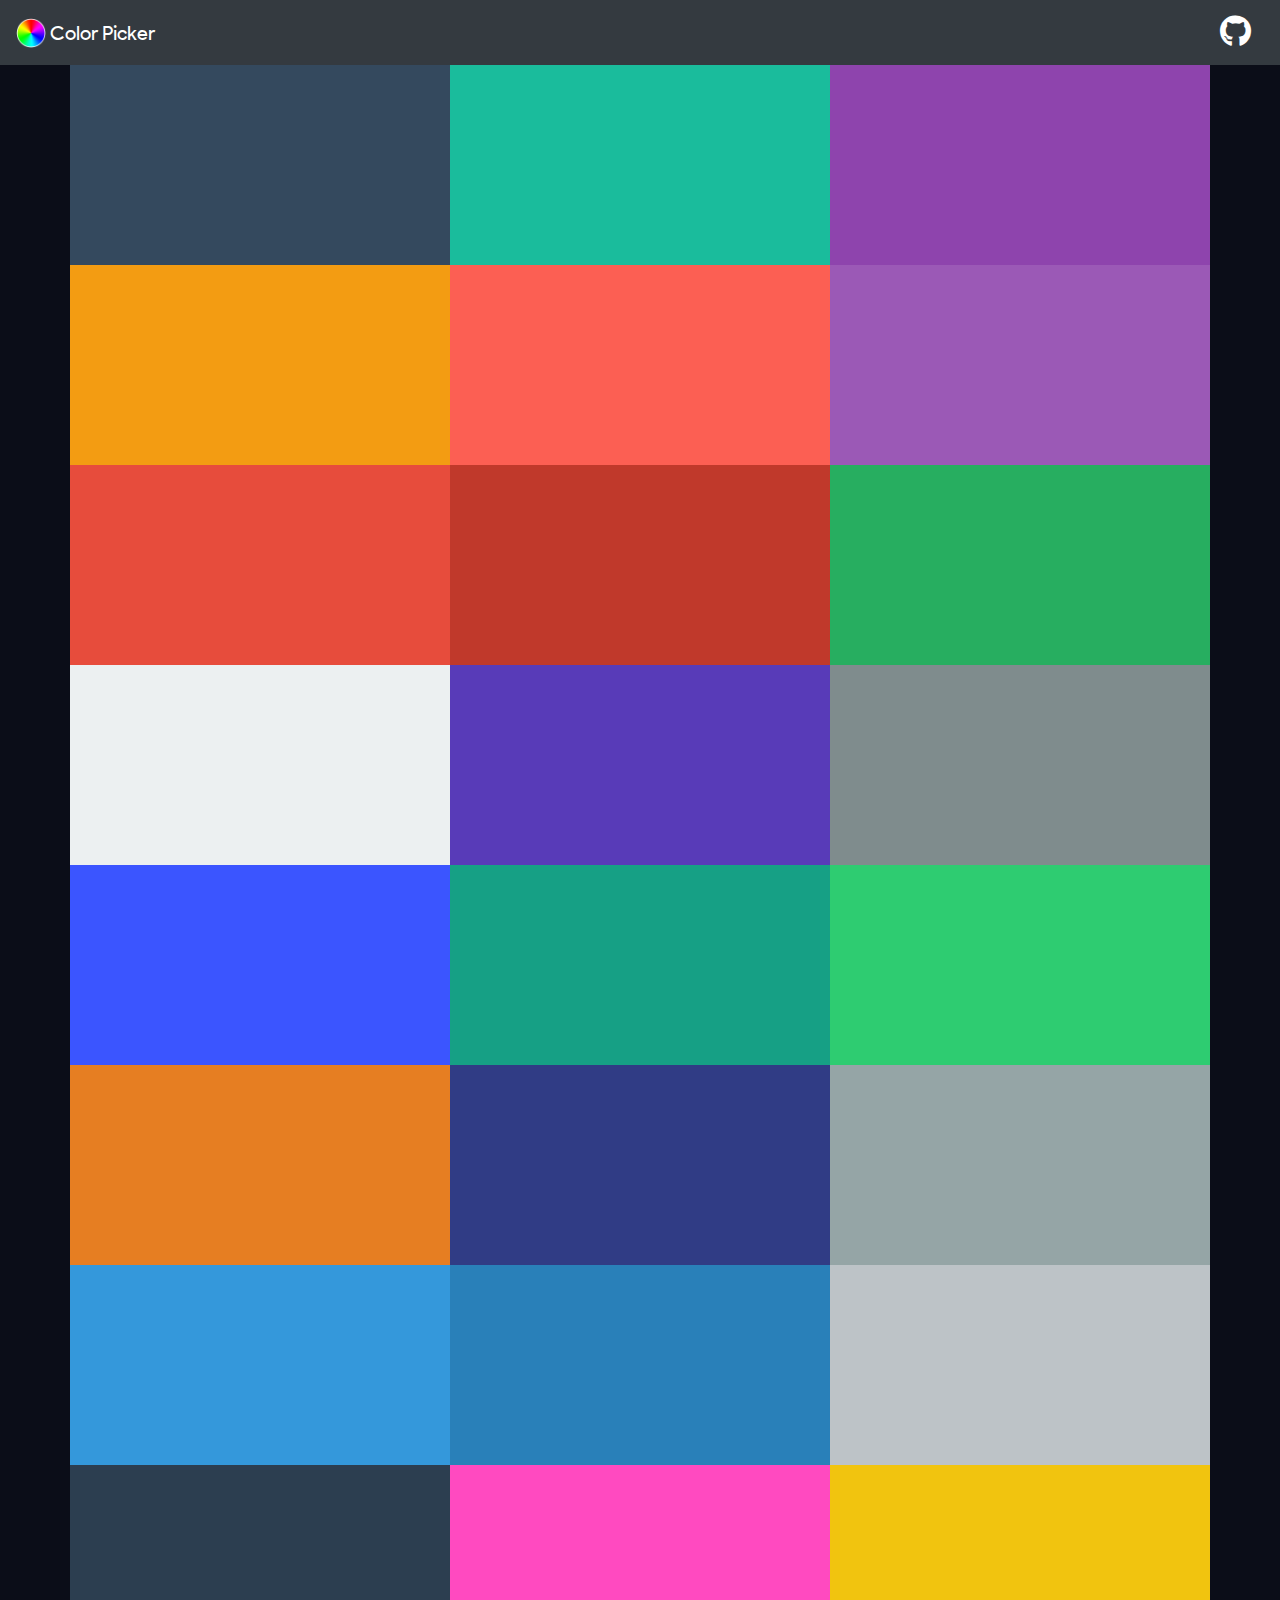
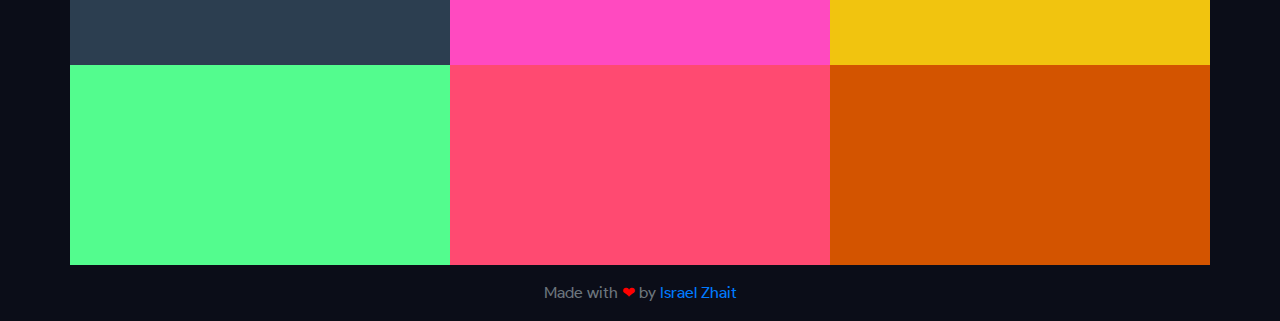
<file: colorpicker/index.html>
<!DOCTYPE html>
<html lang="en">

<head>
    <meta charset="UTF-8">
    <meta name="viewport" content="width=device-width, initial-scale=1.0">
    <meta http-equiv="X-UA-Compatible" content="ie=edge">
    <title>Colors</title>

    <link rel="stylesheet" href="assets/libs/bootstrap/css/bootstrap.min.css">
    <link rel="stylesheet" href="assets/libs/fontawesome/css/all.min.css">
    <link rel="stylesheet" href="assets/css/main.css">

    <link rel="shortcut icon" href="assets/images/icon.png" type="image/x-icon">

    <meta name="theme-color" content="#0b0d18">

    <meta name="description"
        content="Color picker gives you an amazing list of handpicked colors. use this color palette and make your design beautiful.">
    <meta name="keywords" content="color picker, color palette, colors, ui colors, uicolors">

</head>

<body>

    <!-- navigation -->
    <div class="navbar bg-dark navbar-dark">
        <div class="navbar-brand text-white">
            <img src="assets/images/icon.png" width="30" height="30" class="d-inline-block align-top" alt=""> Color
            Picker
        </div>
        <div class="form-inline">
            <a href="https://github.com/IsraelZhait" target="_blank" class="btn">
                <i class="fab fa-github fa-2x" style="color: #FFF;"></i>
            </a>
        </div>
    </div>
    <!-- navigation -->

    <!-- colors -->
    <div class="container">
        <div class="row" id="colors-section">

        </div>
    </div>
    <!-- colors -->

    <div class="color-modal">

    </div>


    <!-- footer -->

    <footer class="footer m-3">
        <div class="container" style="text-align: center;">
            <span class="text-muted">Made with <span style="color: red;">❤</span> by <a
                    href="https://github.com/IsraelZhait">Israel Zhait</a> </span>
        </div>
    </footer>
    <!-- footer -->


    <!-- scripts -->
    <script src="assets/libs/jquery/jquery.js"></script>
    <script src="assets/libs/clipboardjs/clipboard.min.js"></script>
    <script>
        function shuffle(array) {
            var currentIndex = array.length,
                temporaryValue, randomIndex;

            while (0 !== currentIndex) {

                randomIndex = Math.floor(Math.random() * currentIndex);
                currentIndex -= 1;

                temporaryValue = array[currentIndex];
                array[currentIndex] = array[randomIndex];
                array[randomIndex] = temporaryValue;
            }

            return array;
        }
        $(document).ready(function () {

            $.getJSON("colors.json", function (data) {
                var items = [];

                $.each(data.colors, function (key, val) {
                    items.push(`<div data-clipboard-text="${val.color}" class="col-6 col-sm-4 color" style="background-color: ${val.color}" > 
                        <span class='color-copy'>Copy ${val.color}</span>
                        </div>`);
                });

                items = shuffle(items)

                $("#colors-section").html(items);

                var clipboard = new ClipboardJS('.color');
                clipboard.on('success', function (e) {
                    console.info('Color:', e.text);


                    $(".color-modal").css({
                        "backgroundColor": e.text
                    });

                    $(".color-modal").slideDown(500, function () {
                        $(".color-modal").slideUp();
                    });

                    e.clearSelection();
                });

                clipboard.on('error', function (e) {
                    console.error('Action:', e.action);
                    console.error('Trigger:', e.trigger);
                });

            });

        });

        function copyColor() {

        }
    </script>

</body>

</html>
</file>
<file: colorpicker/assets/css/main.css>
:root {
    --bg-color: #0b0d18;
}

@font-face {
    src: url(../fonts/ProductSans-Regular.ttf);
    font-family: "productsans";
}


/* scrollbar */
::-webkit-scrollbar {
    width: 8px;
}

::-webkit-scrollbar-track {
    background: #2b2b2b;
}

::-webkit-scrollbar-thumb {
    background: rgb(0, 255, 157);
    border-radius: 10px;
}
/* scrollbar */


body {
    background-color: var(--bg-color);
    width: 100%;
    font-family: "productsans";
}

.color {
    height: 200px;
    transition: 200ms;
}

.color:hover {
    content: "aaa";
    z-index: 99;
    transform: scale(1.1, 1.1);
    transition: 200ms;
    border-radius: 20px;
    box-shadow: 0px 10px 100px 2px rgba(0, 0, 0, .4);
    cursor: pointer;
}

.color-modal {
    display: none;
    height: 100%;
    width: 100%;
    position: fixed;
    z-index: 9999999;
    left: 0;
    top: 0;
    background-color: aqua;
}

.color-copy {
    visibility: hidden;
    width: 100%;
    color: #FFF;
    padding: 10px;
    position: relative;
    border: 4px solid #FFF;
    border-radius: 10px;
    top: 40%;
    left: 30%;
    box-shadow: 0px 4px 16px 0px rgba(0, 0, 0, .2);
}

.color:hover .color-copy {
    visibility: visible;
}
</file>
